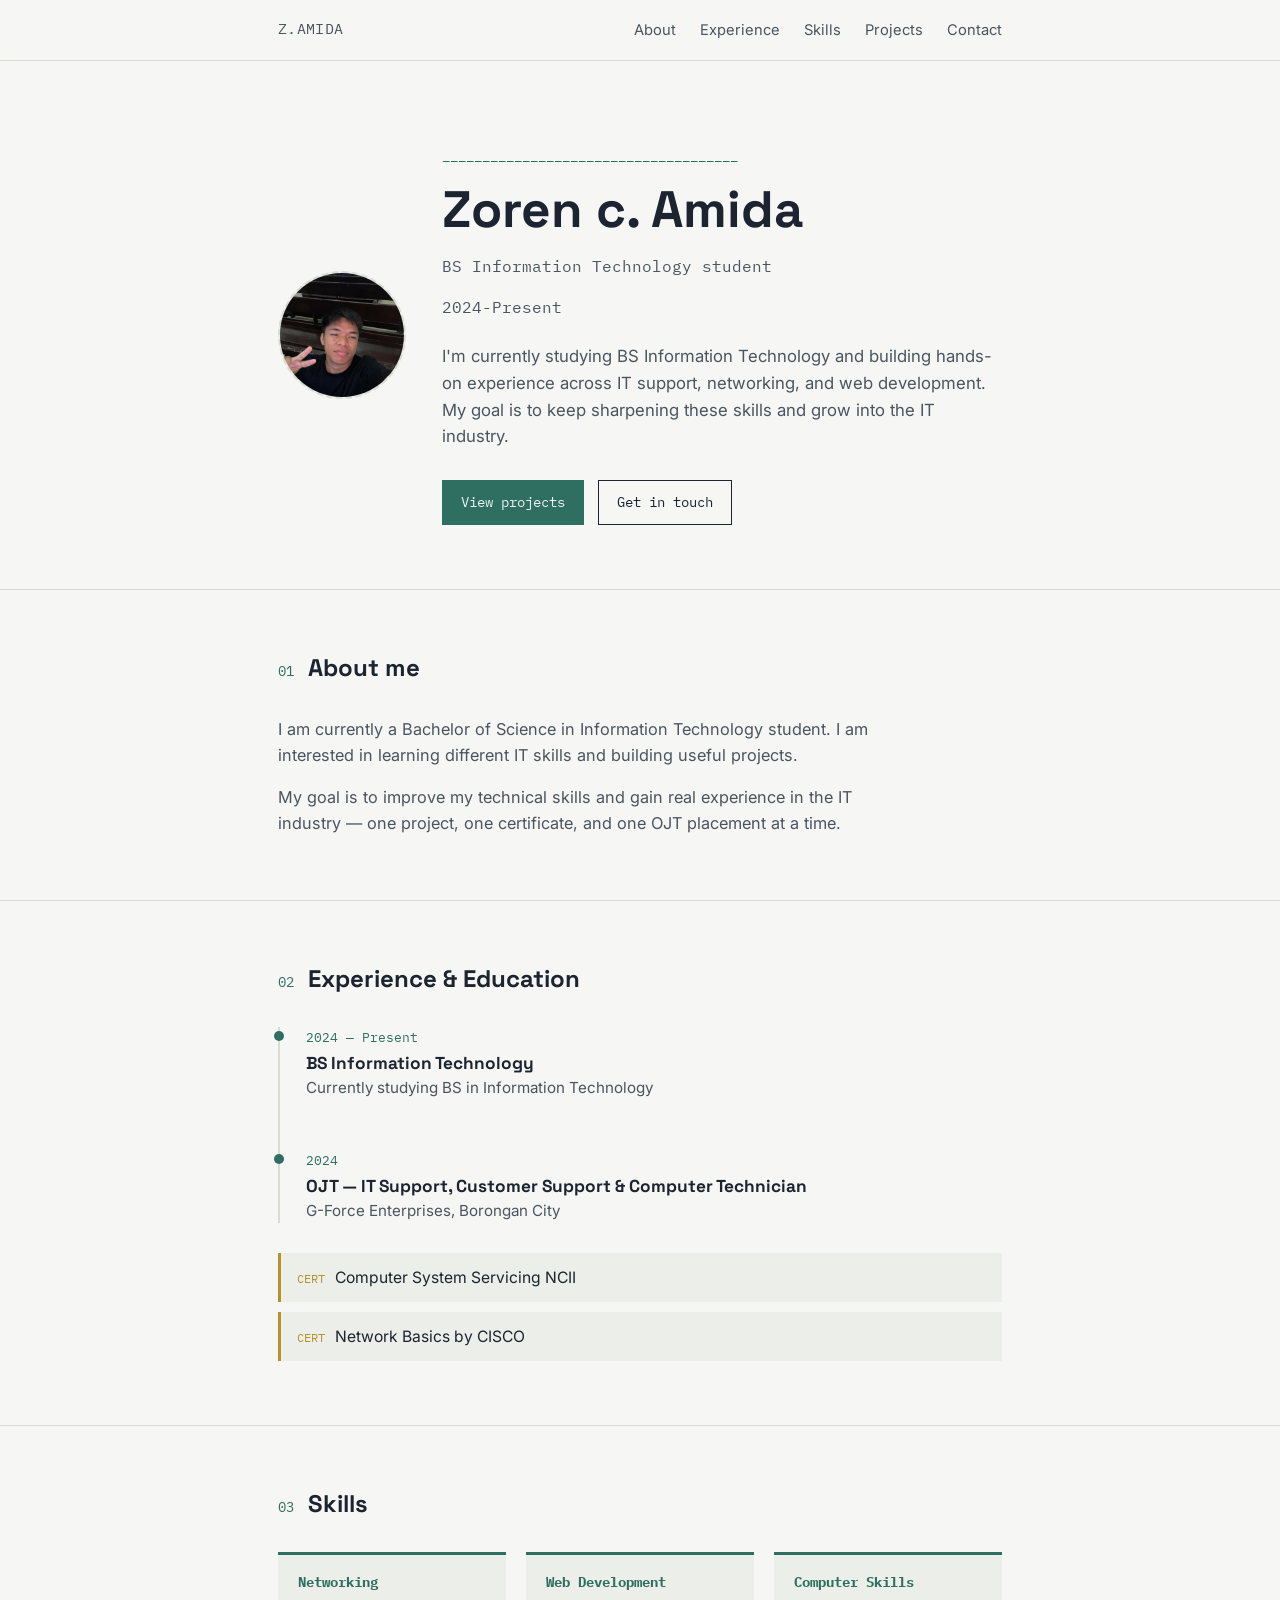
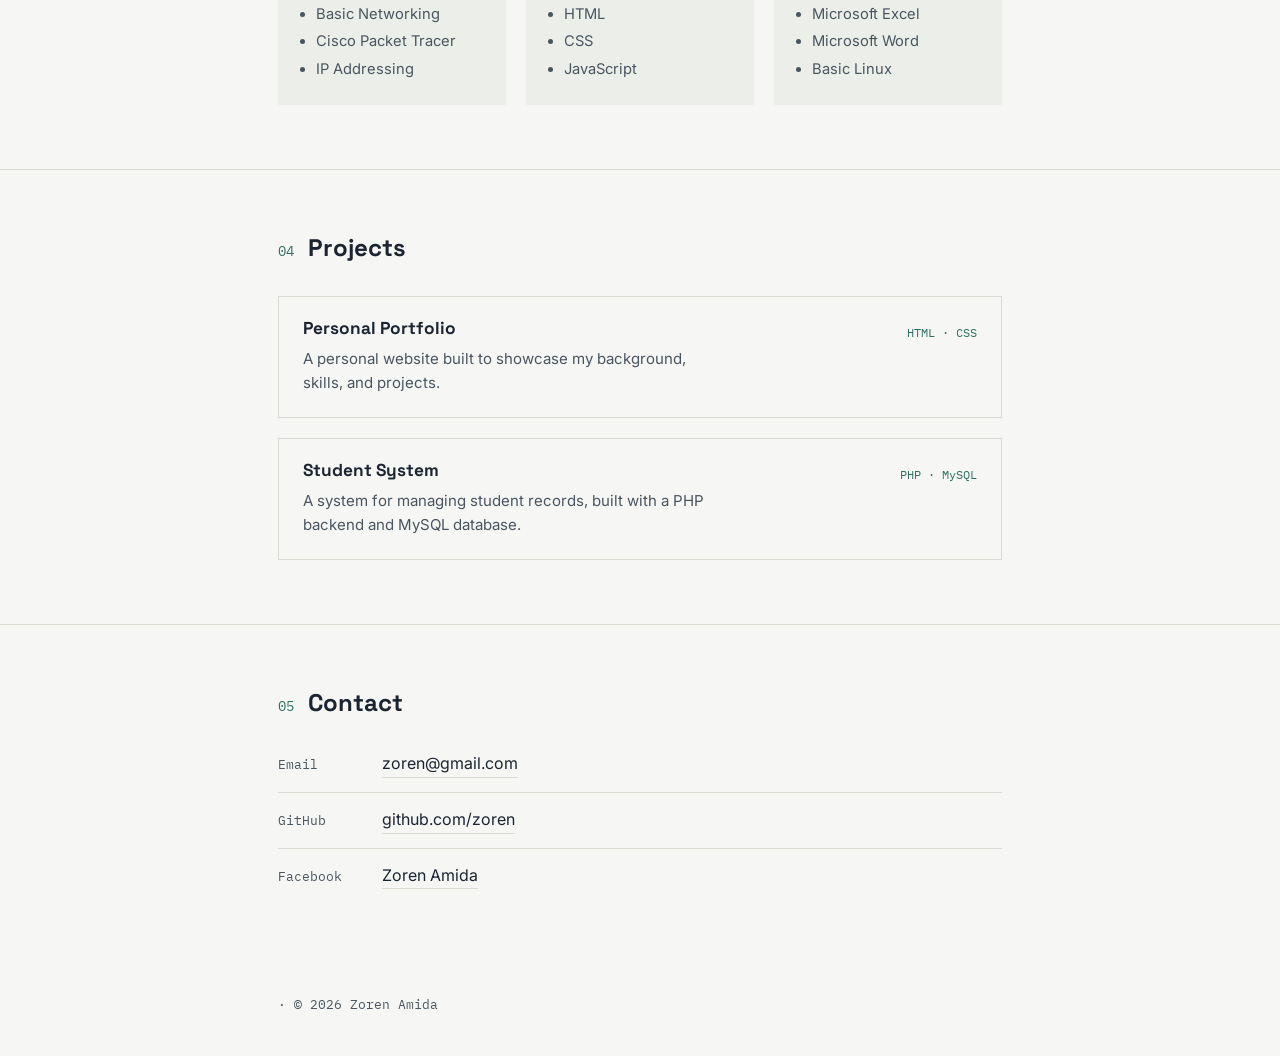
<file: index.html>
<!DOCTYPE html>
<html lang="en">
<head>
<meta charset="UTF-8">
<meta name="viewport" content="width=device-width, initial-scale=1.0">
<title>Zoren Amida — IT Portfolio</title>
<link rel="preconnect" href="https://fonts.googleapis.com">
<link rel="preconnect" href="https://fonts.gstatic.com" crossorigin>
<link href="https://fonts.googleapis.com/css2?family=Space+Grotesk:wght@500;700&family=IBM+Plex+Mono:wght@400;500&family=Inter:wght@400;500;600&display=swap" rel="stylesheet">
<link rel="stylesheet" href="styles.css">
</head>
<body>

  <nav>
    <div class="wrap"> <a href=""><div class="logo">Z<span>.</span>AMIDA</div></a>
      
      <ul>
        <li><a href="#about">About</a></li>
        <li><a href="#experience">Experience</a></li>
        <li><a href="#skills">Skills</a></li>
        <li><a href="#projects">Projects</a></li>
        <li><a href="#contact">Contact</a></li>
      </ul>
    </div>
  </nav>  
  
  <header class="hero">
    <div class="wrap">
      <div class="hero-top">

      
        <div class="hero-photo">
          <img src="portfolio.jpg" alt="Zoren Amida profile photo" onerror="this.style.display='none'; this.nextElementSibling.style.display='flex';">
          <div class="placeholder-icon" style="display:none;">
            <svg viewBox="0 0 24 24" fill="none" stroke-width="1.5" stroke-linecap="round" stroke-linejoin="round">
              <circle cx="12" cy="8" r="4"></circle>
              <path d="M4 20c0-4.4 3.6-8 8-8s8 3.6 8 8"></path>
            </svg>
            <span>ADD PHOTO</span>
          </div>
        </div>

        <div class="hero-text">
          <div class="eyebrow">_____________________________________</div>
          <h1>Zoren c. Amida</h1>
          <p class="role">BS Information Technology student</p>
          <p class="role">2024-Present</p>
          <p class="lede">I'm currently studying BS Information Technology and building
            hands-on experience across IT support, networking, and web development.
            My goal is to keep sharpening these skills and grow into the IT industry.</p>
          <div class="cta-row">
            <a class="btn primary" href="#projects">View projects</a>
            <a class="btn" href="#contact">Get in touch</a>
          </div>
        </div>

      </div>
    </div>
  </header>

  <section id="about">
    <div class="wrap">
      <div class="section-head">
        <span class="num">01</span>
        <h2>About me</h2>
      </div>
      <p>I am currently a Bachelor of Science in Information Technology student.
        I am interested in learning different IT skills and building useful projects.</p>
      <p>My goal is to improve my technical skills and gain real experience in the
        IT industry — one project, one certificate, and one OJT placement at a time.</p>
    </div>
  </section>

  <section id="experience">
    <div class="wrap">
      <div class="section-head">
        <span class="num">02</span>
        <h2>Experience &amp; Education</h2>
      </div>

      <div class="timeline">
        <div class="timeline-item">
          <span class="when">2024 — Present</span>
          <h3>BS Information Technology</h3>
          <p class="place">Currently studying BS in Information Technology</p>
        </div>
        <div class="timeline-item">
          <span class="when">2024</span>
          <h3>OJT — IT Support, Customer Support &amp; Computer Technician</h3>
          <p class="place">G-Force Enterprises, Borongan City</p>
        </div>
      </div>

      <ul class="cert-list">
        <li><span class="tag">CERT</span> Computer System Servicing NCII</li>
        <li><span class="tag">CERT</span> Network Basics by CISCO</li>
      </ul>
    </div>
  </section>

  <section id="skills">
    <div class="wrap">
      <div class="section-head">
        <span class="num">03</span>
        <h2>Skills</h2>
      </div>
      <div class="skills-grid">
        <div class="skill-card">
          <h3>Networking</h3>
          <ul>
            <li>Basic Networking</li>
            <li>Cisco Packet Tracer</li>
            <li>IP Addressing</li>
          </ul>
        </div>
        <div class="skill-card">
          <h3>Web Development</h3>
          <ul>
            <li>HTML</li>
            <li>CSS</li>
            <li>JavaScript</li>
          </ul>
        </div>
        <div class="skill-card">
          <h3>Computer Skills</h3>
          <ul>
            <li>Microsoft Excel</li>
            <li>Microsoft Word</li>
            <li>Basic Linux</li>
          </ul>
        </div>
      </div>
    </div>
  </section>

  <section id="projects">
    <div class="wrap">
      <div class="section-head">
        <span class="num">04</span>
        <h2>Projects</h2>
      </div>
      <div class="project-list">
        <div class="project-card">
          <div>
            <h3>Personal Portfolio</h3>
            <p>A personal website built to showcase my background, skills, and projects.</p>
          </div>
          <div class="stack">HTML · CSS</div>
        </div>
        <div class="project-card">
          <div>
            <h3>Student System</h3>
            <p>A system for managing student records, built with a PHP backend and MySQL database.</p>
          </div>
          <div class="stack">PHP · MySQL</div>
        </div>
      </div>
    </div>
  </section>

  <section id="contact">
    <div class="wrap">
      <div class="section-head">
        <span class="num">05</span>
        <h2>Contact</h2>
      </div>
      <ul class="contact-list">
        <li><span class="label">Email</span> <a href="https://myaccount.google.com/personal-info">zoren@gmail.com</a></li>
        <li><span class="label">GitHub</span> <a href="https://github.com/zorenamida2006-cyber" target="_blank" rel="noopener">github.com/zoren</a></li>
        <li><span class="label">Facebook</span> <a href="https://www.facebook.com/markzoren.amida" target="_blank" rel="noopener">Zoren Amida</a></li>
      </ul>
    </div>
  </section>

  <footer>
    <div class="wrap">
      · © 2026 Zoren Amida
    </div>
  </footer>

</body>
</html>
</file>
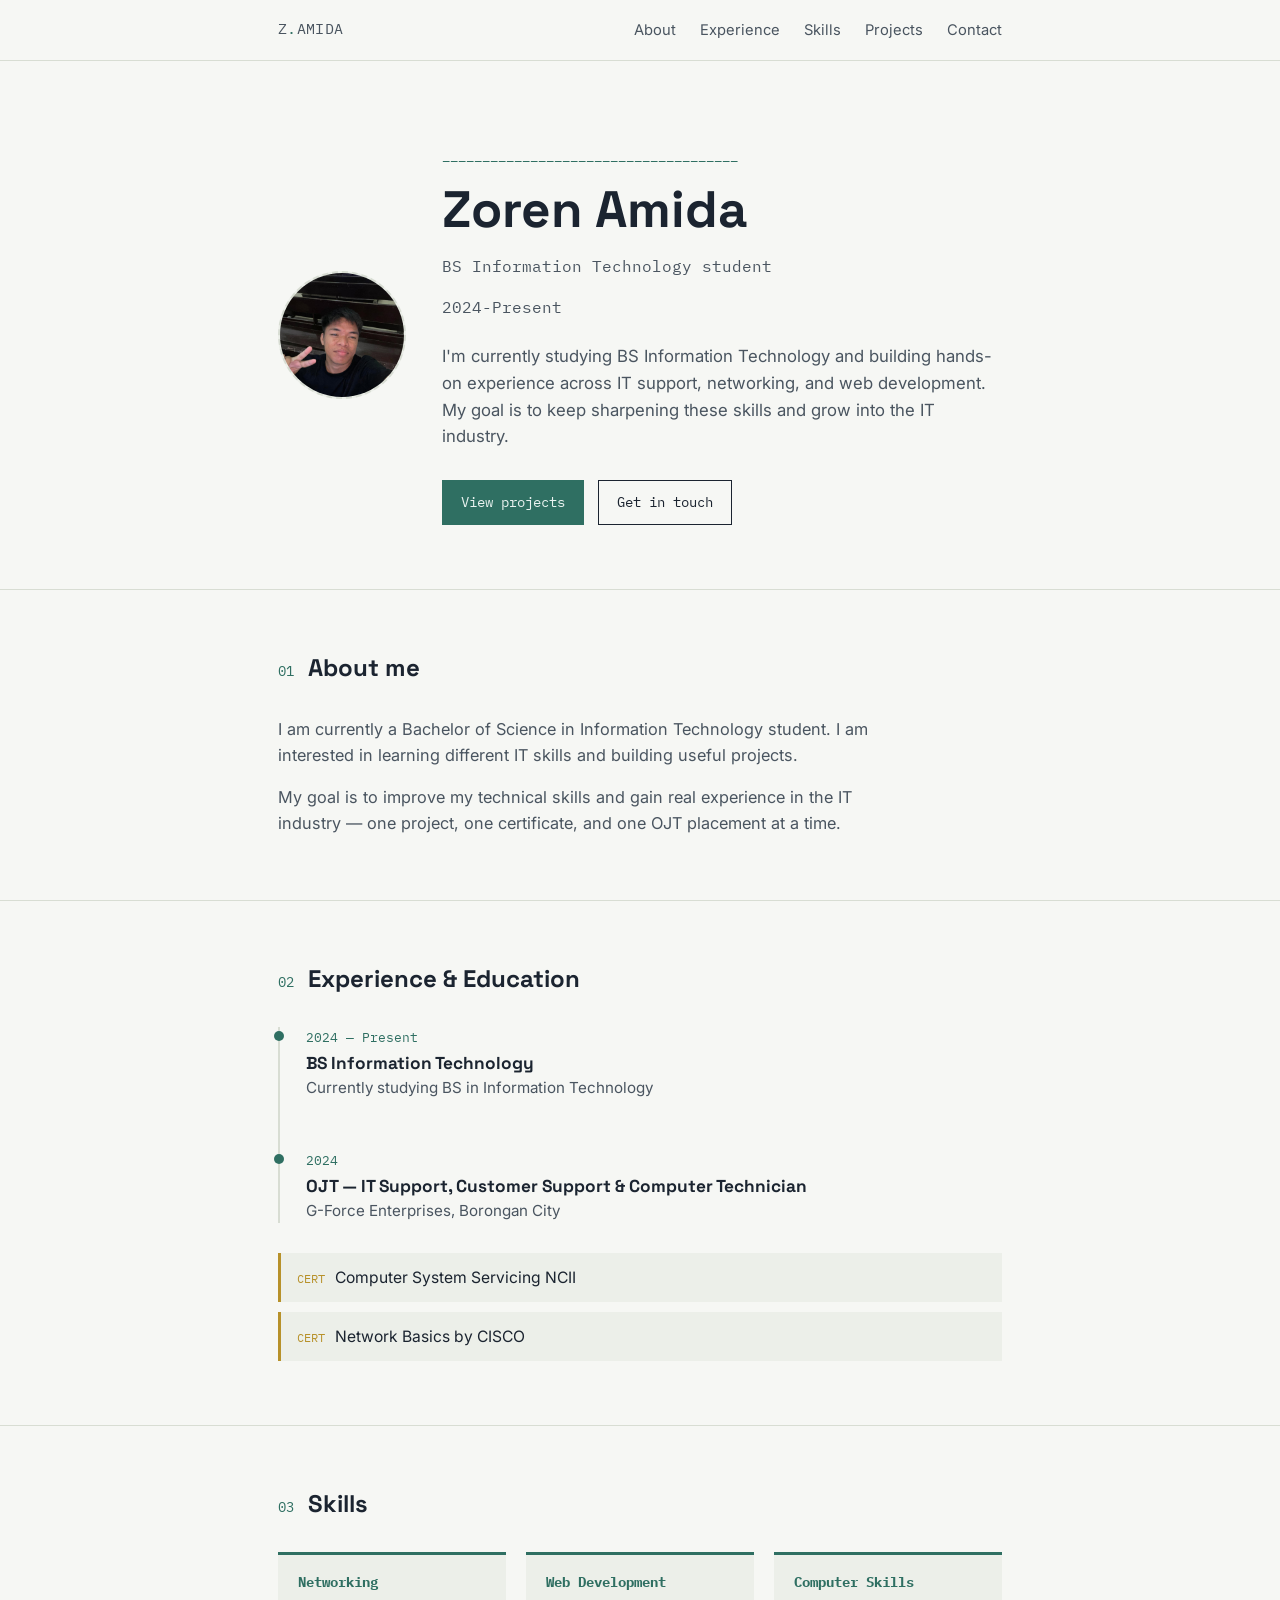
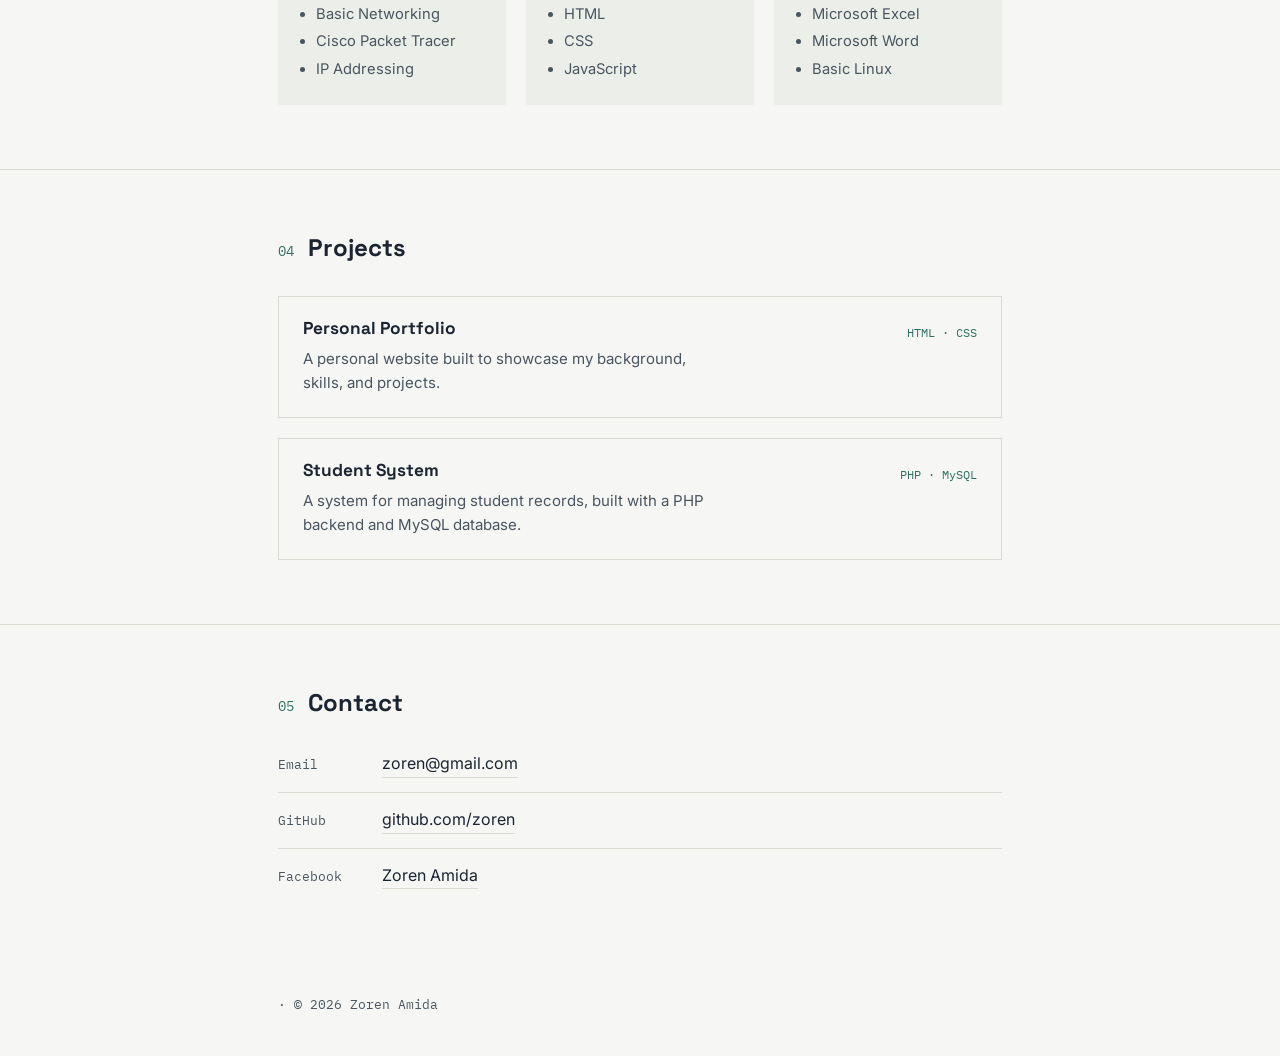
<file: index .html>
<!DOCTYPE html>
<html lang="en">
<head>
<meta charset="UTF-8">
<meta name="viewport" content="width=device-width, initial-scale=1.0">
<title>Zoren Amida — IT Portfolio</title>
<link rel="preconnect" href="https://fonts.googleapis.com">
<link rel="preconnect" href="https://fonts.gstatic.com" crossorigin>
<link href="https://fonts.googleapis.com/css2?family=Space+Grotesk:wght@500;700&family=IBM+Plex+Mono:wght@400;500&family=Inter:wght@400;500;600&display=swap" rel="stylesheet">
<link rel="stylesheet" href="styles.css">
</head>
<body>

  <nav>
    <div class="wrap"> <a href=""><div class="logo">Z<span>.</span>AMIDA</div></a>
      
      <ul>
        <li><a href="#about">About</a></li>
        <li><a href="#experience">Experience</a></li>
        <li><a href="#skills">Skills</a></li>
        <li><a href="#projects">Projects</a></li>
        <li><a href="#contact">Contact</a></li>
      </ul>
    </div>
  </nav>  
  
  <header class="hero">
    <div class="wrap">
      <div class="hero-top">

      
        <div class="hero-photo">
          <img src="portfolio.jpg" alt="Zoren Amida profile photo" onerror="this.style.display='none'; this.nextElementSibling.style.display='flex';">
          <div class="placeholder-icon" style="display:none;">
            <svg viewBox="0 0 24 24" fill="none" stroke-width="1.5" stroke-linecap="round" stroke-linejoin="round">
              <circle cx="12" cy="8" r="4"></circle>
              <path d="M4 20c0-4.4 3.6-8 8-8s8 3.6 8 8"></path>
            </svg>
            <span>ADD PHOTO</span>
          </div>
        </div>

        <div class="hero-text">
          <div class="eyebrow">_____________________________________</div>
          <h1>Zoren Amida</h1>
          <p class="role">BS Information Technology student</p>
          <p class="role">2024-Present</p>
          <p class="lede">I'm currently studying BS Information Technology and building
            hands-on experience across IT support, networking, and web development.
            My goal is to keep sharpening these skills and grow into the IT industry.</p>
          <div class="cta-row">
            <a class="btn primary" href="#projects">View projects</a>
            <a class="btn" href="#contact">Get in touch</a>
          </div>
        </div>

      </div>
    </div>
  </header>

  <section id="about">
    <div class="wrap">
      <div class="section-head">
        <span class="num">01</span>
        <h2>About me</h2>
      </div>
      <p>I am currently a Bachelor of Science in Information Technology student.
        I am interested in learning different IT skills and building useful projects.</p>
      <p>My goal is to improve my technical skills and gain real experience in the
        IT industry — one project, one certificate, and one OJT placement at a time.</p>
    </div>
  </section>

  <section id="experience">
    <div class="wrap">
      <div class="section-head">
        <span class="num">02</span>
        <h2>Experience &amp; Education</h2>
      </div>

      <div class="timeline">
        <div class="timeline-item">
          <span class="when">2024 — Present</span>
          <h3>BS Information Technology</h3>
          <p class="place">Currently studying BS in Information Technology</p>
        </div>
        <div class="timeline-item">
          <span class="when">2024</span>
          <h3>OJT — IT Support, Customer Support &amp; Computer Technician</h3>
          <p class="place">G-Force Enterprises, Borongan City</p>
        </div>
      </div>

      <ul class="cert-list">
        <li><span class="tag">CERT</span> Computer System Servicing NCII</li>
        <li><span class="tag">CERT</span> Network Basics by CISCO</li>
      </ul>
    </div>
  </section>

  <section id="skills">
    <div class="wrap">
      <div class="section-head">
        <span class="num">03</span>
        <h2>Skills</h2>
      </div>
      <div class="skills-grid">
        <div class="skill-card">
          <h3>Networking</h3>
          <ul>
            <li>Basic Networking</li>
            <li>Cisco Packet Tracer</li>
            <li>IP Addressing</li>
          </ul>
        </div>
        <div class="skill-card">
          <h3>Web Development</h3>
          <ul>
            <li>HTML</li>
            <li>CSS</li>
            <li>JavaScript</li>
          </ul>
        </div>
        <div class="skill-card">
          <h3>Computer Skills</h3>
          <ul>
            <li>Microsoft Excel</li>
            <li>Microsoft Word</li>
            <li>Basic Linux</li>
          </ul>
        </div>
      </div>
    </div>
  </section>

  <section id="projects">
    <div class="wrap">
      <div class="section-head">
        <span class="num">04</span>
        <h2>Projects</h2>
      </div>
      <div class="project-list">
        <div class="project-card">
          <div>
            <h3>Personal Portfolio</h3>
            <p>A personal website built to showcase my background, skills, and projects.</p>
          </div>
          <div class="stack">HTML · CSS</div>
        </div>
        <div class="project-card">
          <div>
            <h3>Student System</h3>
            <p>A system for managing student records, built with a PHP backend and MySQL database.</p>
          </div>
          <div class="stack">PHP · MySQL</div>
        </div>
      </div>
    </div>
  </section>

  <section id="contact">
    <div class="wrap">
      <div class="section-head">
        <span class="num">05</span>
        <h2>Contact</h2>
      </div>
      <ul class="contact-list">
        <li><span class="label">Email</span> <a href="https://myaccount.google.com/personal-info">zoren@gmail.com</a></li>
        <li><span class="label">GitHub</span> <a href="https://github.com/zorenamida2006-cyber" target="_blank" rel="noopener">github.com/zoren</a></li>
        <li><span class="label">Facebook</span> <a href="https://www.facebook.com/markzoren.amida" target="_blank" rel="noopener">Zoren Amida</a></li>
      </ul>
    </div>
  </section>

  <footer>
    <div class="wrap">
      · © 2026 Zoren Amida
    </div>
  </footer>

</body>
</html>
</file>
<file: styles.css>
/* ---------- Tokens ---------- */
:root{
  --bg:        #F6F7F4;
  --bg-panel:  #ECEFE9;
  --ink:       #1B2430;
  --ink-soft:  #4A5560;
  --line:      #D8DDD3;
  --accent:    #2F6F62;   /* muted network-teal */
  --accent-ink:#EAF3F0;
  --gold:      #B7912A;   /* certificate / highlight */

  --font-head: 'Space Grotesk', sans-serif;
  --font-mono: 'IBM Plex Mono', monospace;
  --font-body: 'Inter', sans-serif;
}

*{ box-sizing: border-box; }
html{ scroll-behavior: smooth; }
body{
  margin:0;
  background: var(--bg);
  color: var(--ink);
  font-family: var(--font-body);
  line-height: 1.6;
}
img{ max-width:100%; display:block; }
a{ color: inherit; }

.wrap{
  max-width: 780px;
  margin: 0 auto;
  padding: 0 28px;
}

h1,h2,h3{
  font-family: var(--font-head);
  line-height: 1.15;
  margin: 0;
}

/* ---------- Nav ---------- */
nav{
  position: sticky;
  top: 0;
  z-index: 10;
  background: rgba(246,247,244,0.92);
  backdrop-filter: blur(6px);
  border-bottom: 1px solid var(--line);
}
nav .wrap{
  display:flex;
  align-items:center;
  justify-content:space-between;
  height: 60px;
}
nav .logo{
  font-family: var(--font-mono);
  font-size: 0.95rem;
  letter-spacing: 0.02em;
}
nav .logo span{ color: var(--accent); }
nav ul{
  list-style:none;
  display:flex;
  gap: 24px;
  margin:0;
  padding:0;
}
nav a{
  text-decoration:none;
  font-size: 0.92rem;
  color: var(--ink-soft);
  border-bottom: 1px solid transparent;
  padding-bottom: 2px;
  transition: color 0.15s, border-color 0.15s;
}
nav a:hover, nav a:focus-visible{
  color: var(--accent);
  border-color: var(--accent);
}

/* ---------- Hero ---------- */
header.hero{
  padding: 84px 0 64px;
  border-bottom: 1px solid var(--line);
}
.hero-top{
  display:flex;
  align-items:center;
  gap: 36px;
  flex-wrap: wrap;
}
.hero-photo{
  width: 128px;
  height: 128px;
  flex-shrink: 0;
  border-radius: 50%;
  border: 2px dashed var(--line);
  background: var(--bg-panel);
  display:flex;
  align-items:center;
  justify-content:center;
  overflow: hidden;
}
.hero-photo img{
  width:100%;
  height:100%;
  object-fit: cover;
}
.hero-photo .placeholder-icon{
  display:flex;
  flex-direction: column;
  align-items:center;
  gap: 6px;
  color: var(--ink-soft);
}
.hero-photo .placeholder-icon svg{
  width: 36px;
  height: 36px;
  stroke: var(--ink-soft);
}
.hero-photo .placeholder-icon span{
  font-family: var(--font-mono);
  font-size: 0.62rem;
  letter-spacing: 0.02em;
}
.hero-text{ flex: 1; min-width: 240px; }
.hero .eyebrow{
  font-family: var(--font-mono);
  font-size: 0.85rem;
  color: var(--accent);
  margin-bottom: 14px;
}
.hero h1{
  font-size: clamp(2.1rem, 5vw, 3.2rem);
  max-width: 11ch;
}
.hero p.role{
  font-family: var(--font-mono);
  color: var(--ink-soft);
  margin-top: 14px;
  font-size: 1rem;
}
.hero p.lede{
  max-width: 58ch;
  margin-top: 22px;
  color: var(--ink-soft);
  font-size: 1.05rem;
}
.hero .cta-row{
  margin-top: 30px;
  display:flex;
  gap: 14px;
  flex-wrap: wrap;
}
.btn{
  display:inline-block;
  font-family: var(--font-mono);
  font-size: 0.88rem;
  padding: 10px 18px;
  border: 1px solid var(--ink);
  text-decoration:none;
  color: var(--ink);
  transition: background 0.15s, color 0.15s;
}
.btn.primary{
  background: var(--accent);
  border-color: var(--accent);
  color: var(--accent-ink);
}
.btn.primary:hover{ background: #275a50; }
.btn:not(.primary):hover{ background: var(--bg-panel); }

/* ---------- Sections ---------- */
section{
  padding: 64px 0;
  border-bottom: 1px solid var(--line);
}
section:last-of-type{ border-bottom: none; }

.section-head{
  display:flex;
  align-items:baseline;
  gap: 14px;
  margin-bottom: 34px;
}
.section-head .num{
  font-family: var(--font-mono);
  color: var(--accent);
  font-size: 0.9rem;
}
.section-head h2{
  font-size: 1.5rem;
}

/* About */
#about p{
  max-width: 62ch;
  color: var(--ink-soft);
  margin: 0 0 16px;
  font-size: 1.02rem;
}
#about p:last-child{ margin-bottom:0; }

/* Timeline (Experience & Education) */
.timeline{
  position: relative;
  padding-left: 26px;
  border-left: 2px solid var(--line);
}
.timeline-item{
  position: relative;
  padding-bottom: 34px;
}
.timeline-item:last-child{ padding-bottom: 0; }
.timeline-item::before{
  content:"";
  position:absolute;
  left: -32px;
  top: 4px;
  width: 10px;
  height: 10px;
  background: var(--accent);
  border-radius: 50%;
}
.timeline-item .when{
  font-family: var(--font-mono);
  font-size: 0.82rem;
  color: var(--accent);
  margin-bottom: 6px;
  display:block;
}
.timeline-item h3{
  font-size: 1.08rem;
  font-weight: 700;
}
.timeline-item .place{
  color: var(--ink-soft);
  font-size: 0.95rem;
  margin-top: 2px;
}
.timeline-item p.detail{
  margin-top: 8px;
  color: var(--ink-soft);
  font-size: 0.95rem;
  max-width: 56ch;
}

.cert-list{
  list-style:none;
  margin: 30px 0 0;
  padding: 0;
  display:grid;
  gap: 10px;
}
.cert-list li{
  display:flex;
  align-items:baseline;
  gap: 10px;
  font-size: 0.98rem;
  padding: 12px 16px;
  background: var(--bg-panel);
  border-left: 3px solid var(--gold);
}
.cert-list .tag{
  font-family: var(--font-mono);
  font-size: 0.75rem;
  color: var(--gold);
}

/* Skills */
.skills-grid{
  display:grid;
  grid-template-columns: repeat(3, 1fr);
  gap: 20px;
}
.skill-card{
  background: var(--bg-panel);
  padding: 20px;
  border-top: 3px solid var(--accent);
}
.skill-card h3{
  font-family: var(--font-mono);
  font-size: 0.85rem;
  text-transform: none;
  color: var(--accent);
  margin-bottom: 12px;
}
.skill-card ul{
  margin:0;
  padding-left: 18px;
  color: var(--ink-soft);
  font-size: 0.92rem;
}
.skill-card li{ margin-bottom: 4px; }

/* Projects */
.project-list{
  display:grid;
  gap: 20px;
}
.project-card{
  border: 1px solid var(--line);
  padding: 22px 24px;
  display:flex;
  justify-content:space-between;
  gap: 20px;
  align-items:flex-start;
}
.project-card h3{
  font-size: 1.08rem;
}
.project-card p{
  margin: 8px 0 0;
  color: var(--ink-soft);
  font-size: 0.94rem;
  max-width: 46ch;
}
.project-card .stack{
  font-family: var(--font-mono);
  font-size: 0.78rem;
  color: var(--accent);
  white-space: nowrap;
  padding-top: 4px;
}

/* Contact */
#contact .contact-list{
  list-style:none;
  padding:0;
  margin: 0;
  display:grid;
  gap: 14px;
}
#contact .contact-list li{
  display:flex;
  gap: 14px;
  align-items:baseline;
  font-size: 1rem;
  padding-bottom: 14px;
  border-bottom: 1px solid var(--line);
}
#contact .contact-list li:last-child{ border-bottom:none; }
#contact .contact-list .label{
  font-family: var(--font-mono);
  font-size: 0.8rem;
  color: var(--ink-soft);
  width: 90px;
  flex-shrink: 0;
}
#contact .contact-list a{
  text-decoration: none;
  border-bottom: 1px solid var(--line);
}
#contact .contact-list a:hover{ border-color: var(--accent); color: var(--accent); }

footer{
  padding: 28px 0 40px;
  font-family: var(--font-mono);
  font-size: 0.8rem;
  color: var(--ink-soft);
}

/* ---------- Responsive ---------- */
@media (max-width: 680px){
  nav ul{ gap: 14px; }
  nav ul li:nth-child(4){ display:none; }
  .skills-grid{ grid-template-columns: 1fr; }
  .project-card{ flex-direction: column; }
  header.hero{ padding: 56px 0 44px; }
  .hero-top{ flex-direction: column; align-items: flex-start; }
}

/* ---------- Accessibility ---------- */
a:focus-visible, .btn:focus-visible{
  outline: 2px solid var(--accent);
  outline-offset: 2px;
}
@media (prefers-reduced-motion: reduce){
  html{ scroll-behavior: auto; }
}
</file>
